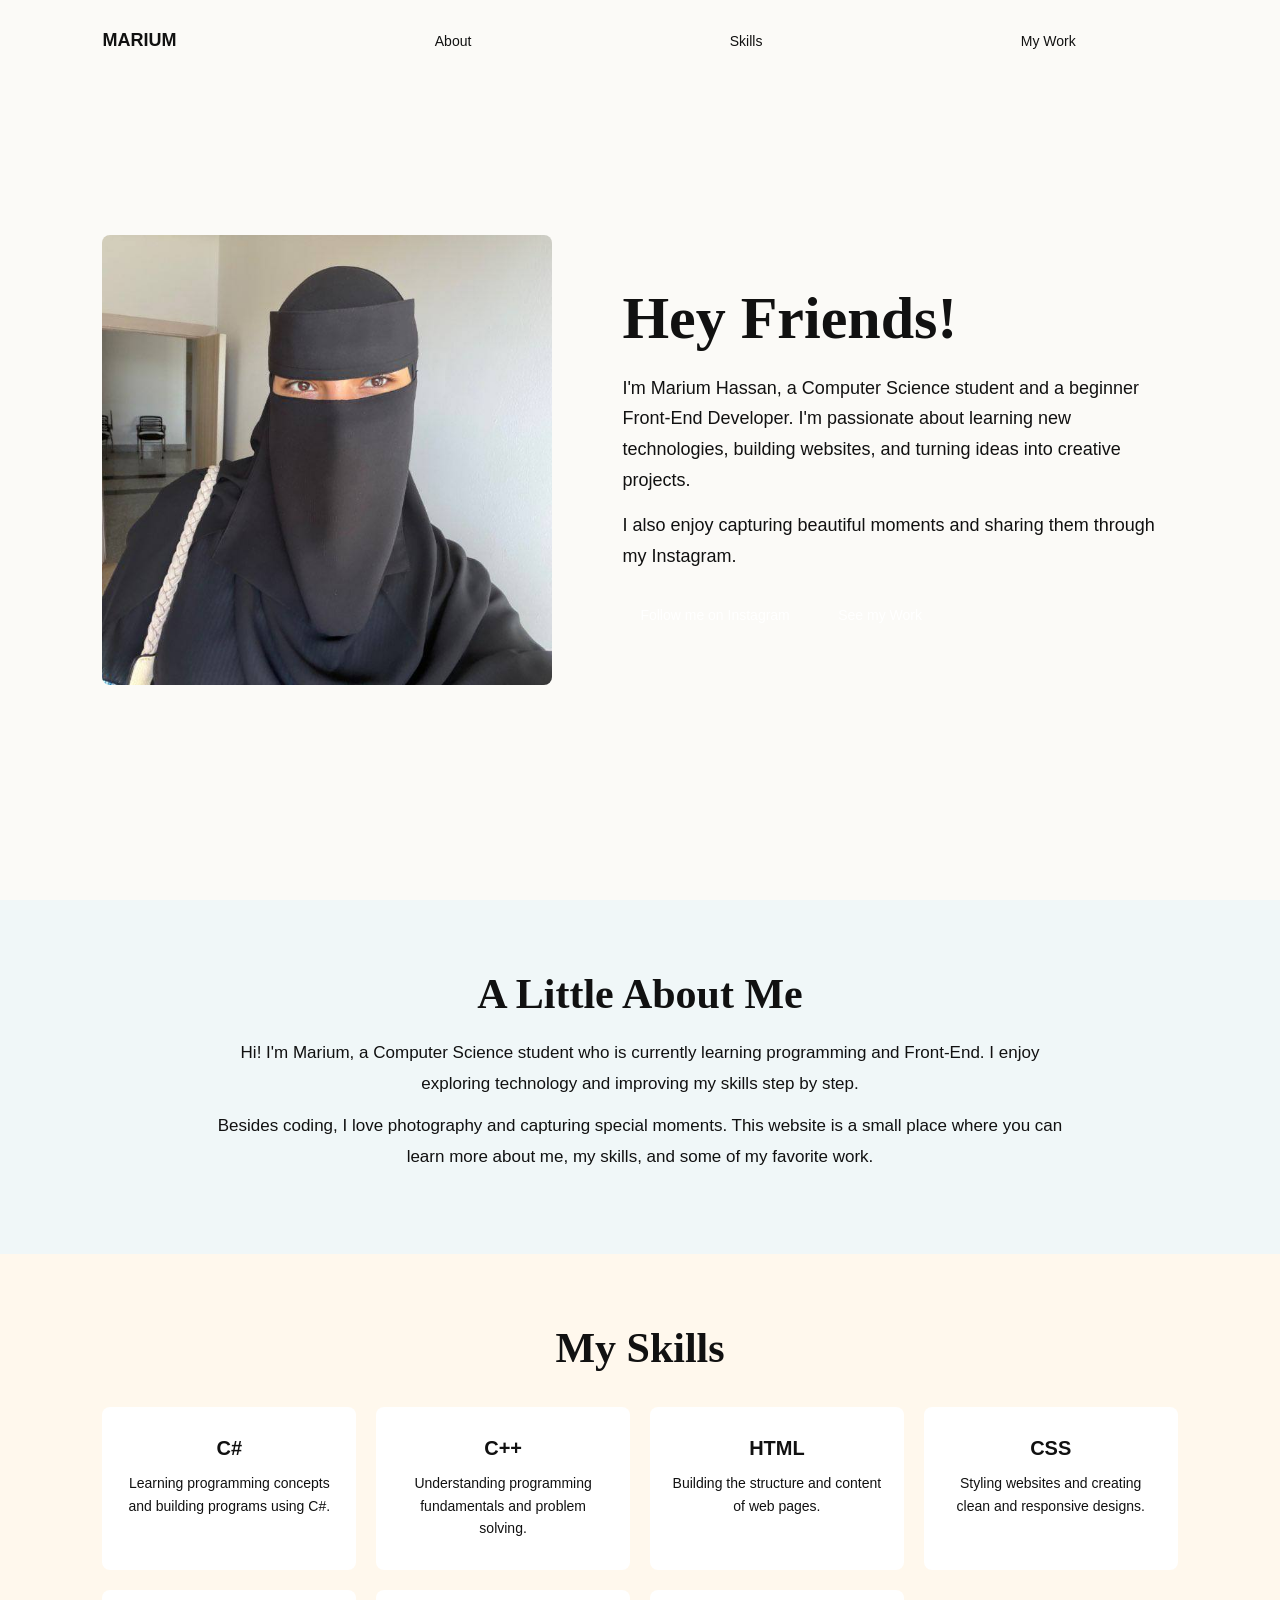
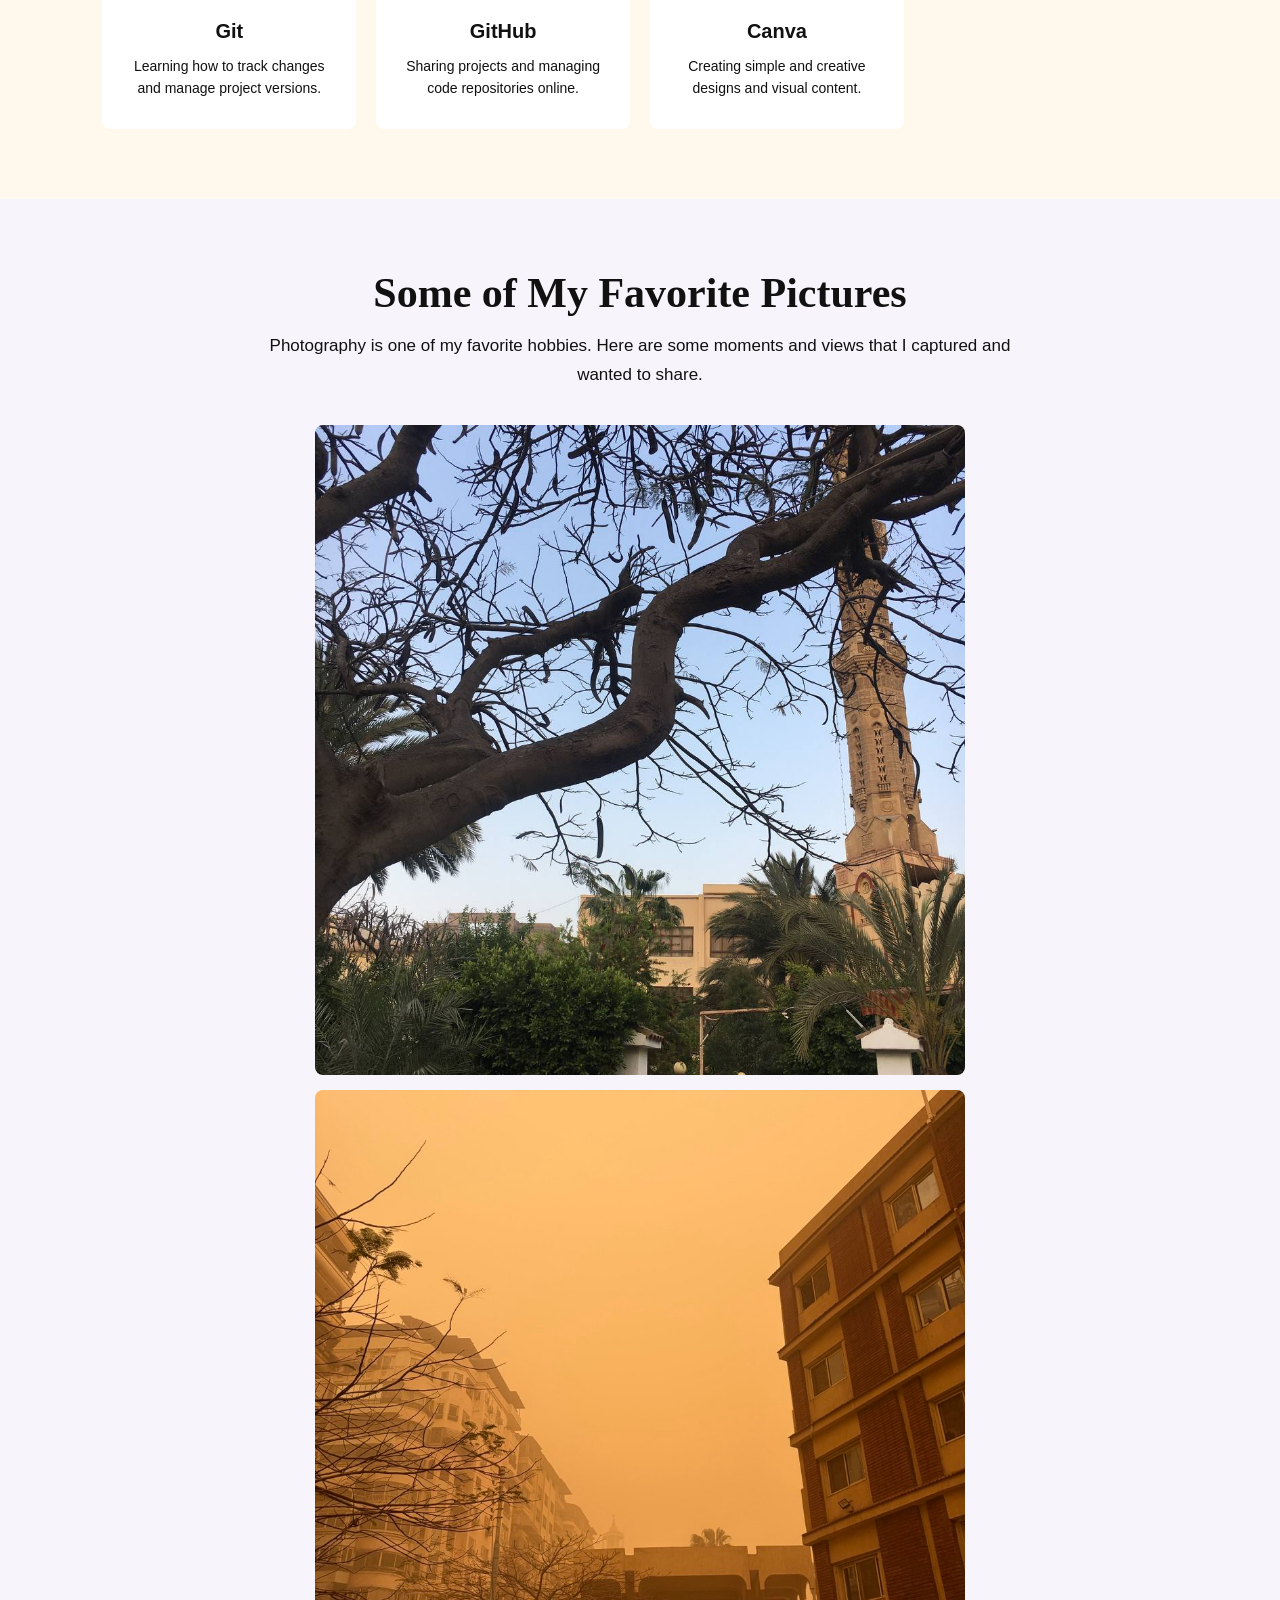
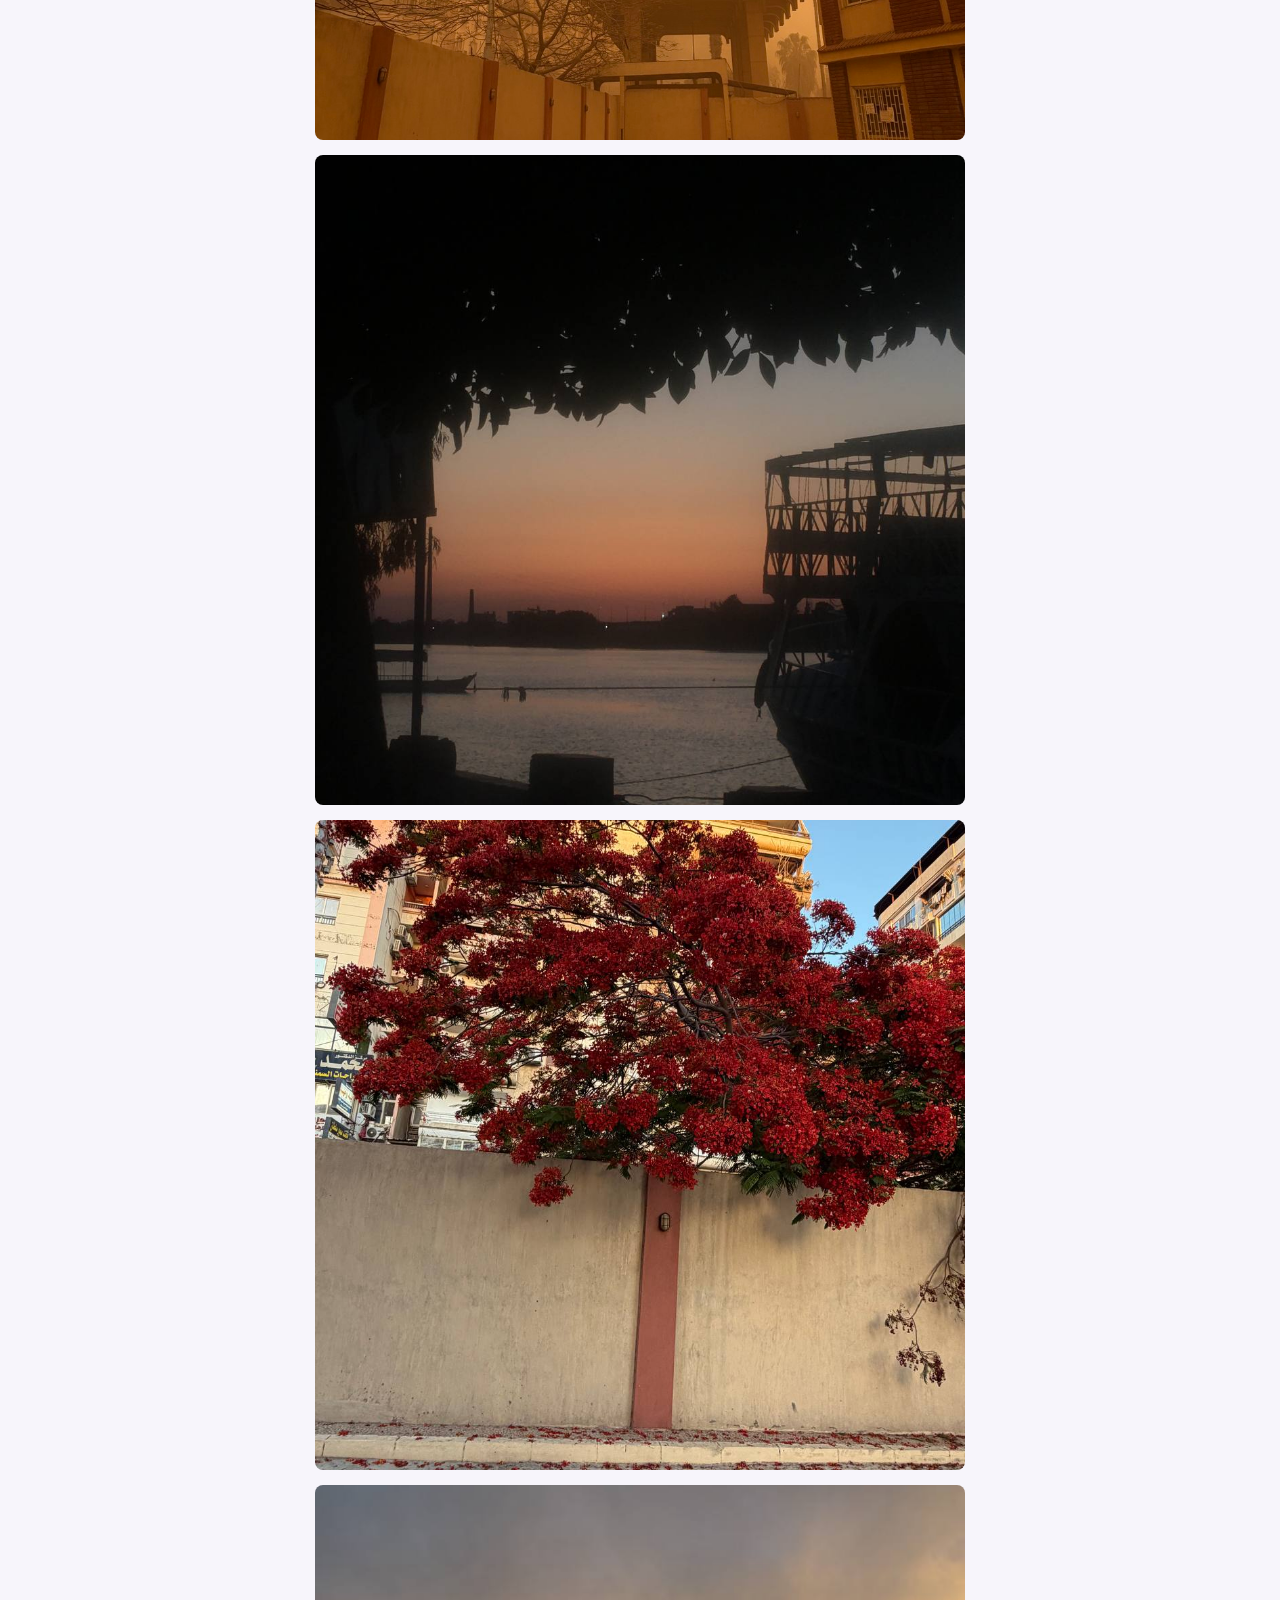
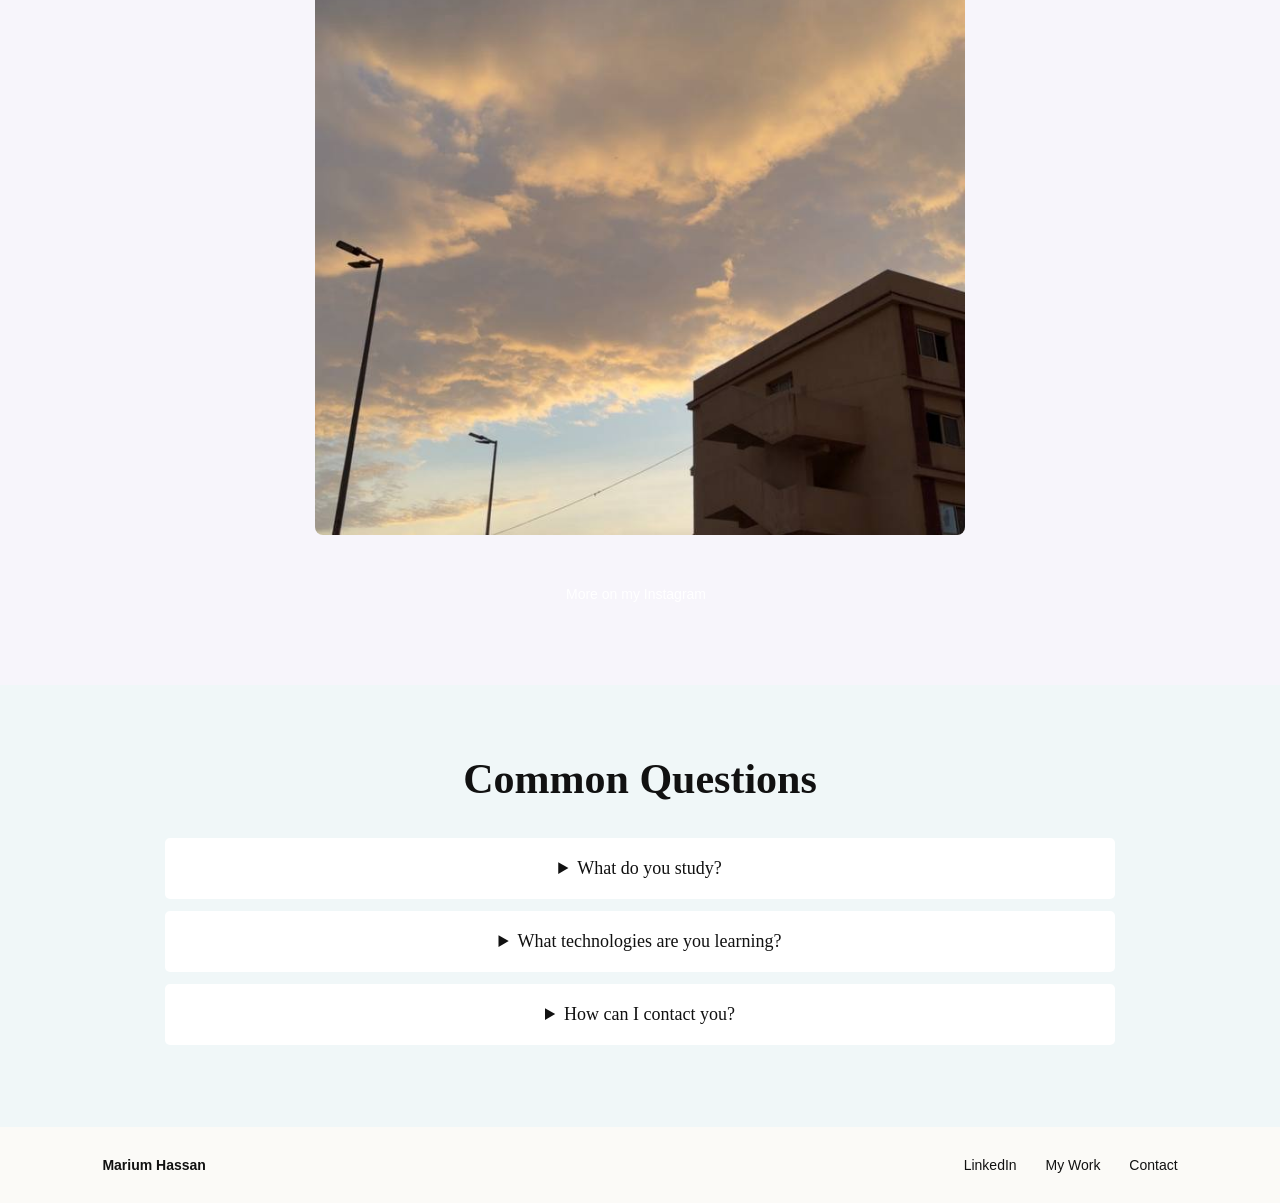
<file: index.html>
<!DOCTYPE html>

<html lang="en">
<head>
<meta charset="UTF-8">
<meta name="viewport" content="width=device-width, initial-scale=1.0">
<title>Marium Hassan | Personal Website</title>
<link rel="stylesheet" href="test.css">
</head>
<body>
<header id="home">
<nav>
<ul>
<li><a href="#home">MARIUM</a></li>
<li><a href="#about">About</a></li>
<li><a href="#skills">Skills</a></li>
<li><a href="#my-work">My Work</a></li>
<li><a href="#contact">Contact</a></li>
</ul>
</nav>
<section class="hero">
<div class="my-img">
<img src="img/mypic.jpg" alt="Marium Hassan">
</div>
<div class="content">
<h1>Hey Friends!</h1>
<p>
I'm Marium Hassan, a Computer Science student and a beginner
Front-End Developer. I'm passionate about learning new technologies,
building websites, and turning ideas into creative projects.
</p>
<p>
I also enjoy capturing beautiful moments and sharing them through
my Instagram.
</p>
<a href="#">Follow me on Instagram</a>
<a href="#my-work">See my Work</a>
</div>
</section>
</header>
<main>
<section class="help-section" id="instagram">
<div class="content" id="about">
<h2>A Little About Me </h2>
<p>
Hi! I'm Marium, a Computer Science student who is currently
learning programming and Front-End. I enjoy exploring
technology and improving my skills step by step.
</p>
<p>
Besides coding, I love photography and capturing special moments.
This website is a small place where you can learn more about me,
my skills, and some of my favorite work.
</p>
</div>
</section>
<section class="skills-section" id="skills">
<h2>My Skills</h2>
<div class="skills">
<div class="skill">
<h3>C#</h3>
<p>Learning programming concepts and building programs using C#.</p>
</div>
<div class="skill">
<h3>C++</h3>
<p>Understanding programming fundamentals and problem solving.</p>
</div>
<div class="skill">
<h3>HTML</h3>
<p>Building the structure and content of web pages.</p>
</div>
<div class="skill">
<h3>CSS</h3>
<p>Styling websites and creating clean and responsive designs.</p>
</div>
<div class="skill">
<h3>Git</h3>
<p>Learning how to track changes and manage project versions.</p>
</div>
<div class="skill">
<h3>GitHub</h3>
<p>Sharing projects and managing code repositories online.</p>
</div>
<div class="skill">
<h3>Canva</h3>
<p>Creating simple and creative designs and visual content.</p>
</div>
</div>
</section>
<section class="work-section" id="my-work">
<h2>Some of My Favorite Pictures</h2>
<p>
Photography is one of my favorite hobbies. Here are some moments
and views that I captured and wanted to share.
</p>
<div class="photos">
<img src="img/mosque.jpg" alt="Mosque">
<img src="img/storm.jpg" alt="Storm">
<img src="img/nile.jpg" alt="The Nile">
<img src="img/red flours.jpg" alt="Red flowers">
<img src="img/the sky.jpg" alt="The sky">
</div>
<a href="#instagram">More on my Instagram</a>
</section>
<section class="questions" id="contact">
<h2>Common Questions</h2>
<details>
<summary>What do you study?</summary>
<p>
I'm a Computer Science student, and I'm interested in programming
and web development.
</p>
</details>
<details>
<summary>What technologies are you learning?</summary>
<p>
I'm currently learning C#, C++, HTML, CSS, Git, and GitHub.
I'm also familiar with Canva for creating designs and visual content.
</p>
</details>
<details>
<summary>How can I contact you?</summary>
<p>
You can connect with me through my LinkedIn or Instagram.
I'd be happy to connect and share ideas!
</p>
</details>
</section>
</main>
<footer id="linkedin">
<p>Marium Hassan</p>
<div>
<a href="#linkedin">LinkedIn</a>
<a href="#my-work">My Work</a>
<a href="#contact">Contact</a>
</div>
</footer>
</body>
</html>
</file>
<file: test.css>
*{
margin:0;
padding:0;
box-sizing:border-box;
}
html{
scroll-behavior:smooth;
}
body{
background-color:white;
color:#111;
font-family:Arial,sans-serif;
}
header{
width:100%;
min-height:100vh;
padding:30px 8%;
background-color:#fbfaf7;
}
nav{
margin-bottom:40px;
}
nav ul{
display:flex;
position: fixed; 
flex-direction:row;
justify-content:space-between;
align-items:center;
list-style:none;
width:100%;
gap:15px;
}
nav a{
color:#111;
text-decoration:none;
font-size:14px;
white-space:nowrap;
}
nav li:first-child a{
font-size:18px;
font-weight:bold;
}
nav a:hover{
text-decoration:underline;
}
.hero{
min-height:calc(100vh - 120px);
display:flex;
justify-content:center;
align-items:center;
gap:70px;
}
.my-img{
width:450px;
height:450px;
flex-shrink:0;
}
.my-img img{
width:100%;
height:100%;
object-fit:cover;
border-radius:8px;
}
.hero .content{
flex:1;
max-width:600px;
}
.hero h1{
font-family:Georgia,serif;
font-size:clamp(35px,5vw,60px);
margin-bottom:20px;
}
.hero p{
font-size:clamp(14px,1.5vw,18px);
line-height:1.7;
margin-bottom:15px;
}
.hero a,.work-section>a{
display:inline-block;
padding:13px 18px;
margin-right:8px;
margin-top:8px;
border-radius:5px;
text-decoration:none;
color:white;
font-size:14px;
}
.hero a:first-of-type
.hero a:last-of-type
.hero a:hover,.work-section>a:hover{
opacity:.85;
}
.help-section{
width:100%;
min-height:350px;
padding:70px 10%;
background-color:#f0f7f8;
display:flex;
align-items:center;
justify-content:center;
}
.help-section .content{
width:100%;
max-width:850px;
text-align:center;
}
.help-section h2{
font-family:Georgia,serif;
font-size:clamp(28px,4vw,42px);
margin-bottom:20px;
}
.help-section p{
font-size:clamp(14px,1.5vw,17px);
line-height:1.8;
margin-bottom:12px;
}
.skills-section{
width:100%;
min-height:400px;
padding:70px 8%;
background-color:#fff8ed;
text-align:center;
}
.skills-section h2{
font-family:Georgia,serif;
font-size:clamp(28px,4vw,42px);
margin-bottom:35px;
}
.skills{
width:100%;
display:grid;
grid-template-columns:repeat(4,1fr);
gap:20px;
}
.skill{
padding:30px 20px;
background-color:white;
border-radius:8px;
}
.skill h3{
font-size:20px;
margin-bottom:12px;
}
.skill p{
font-size:14px;
line-height:1.6;
}
.work-section{
width:100%;
padding:70px 8%;
background-color:#f7f5fb;
text-align:center;
}
.work-section h2{
font-family:Georgia,serif;
font-size:clamp(28px,4vw,42px);
margin-bottom:15px;
}
.work-section>p{
max-width:750px;
margin:0 auto 35px;
font-size:clamp(14px,1.5vw,17px);
line-height:1.7;
}
.photos{
width:100%;
max-width:650px;
margin:0 auto 30px;
display:flex;
flex-direction:column;
gap:15px;
}
.photos img{
width:100%;
aspect-ratio:1/1;
object-fit:cover;
display:block;
border-radius:8px;
}
.questions{
width:100%;
padding:70px 8%;
background-color:#f0f7f8;
}
.questions h2{
font-family:Georgia,serif;
text-align:center;
font-size:clamp(28px,4vw,42px);
margin-bottom:35px;
}
details{
max-width:950px;
margin:0 auto 12px;
padding:20px 25px;
background-color:white;
border-radius:5px;
}
summary{
text-align:center;
font-family:Georgia,serif;
font-size:18px;
cursor:pointer;
}
details p{
margin-top:18px;
text-align:center;
font-size:14px;
line-height:1.7;
}
footer{
width:100%;
padding:30px 8%;
display:flex;
justify-content:space-between;
align-items:center;
font-size:14px;
background-color:#fbfaf7;
}
footer p{
font-weight:bold;
}
footer a{
color:#111;
text-decoration:none;
margin-left:25px;
}
footer a:hover{
text-decoration:underline;
}
@media(max-width:900px){
header{
padding:25px 5%;
}
.hero{
gap:40px;
}
.my-img{
width:350px;
height:350px;
}
.skills{
grid-template-columns:repeat(2,1fr);
}
}
@media(max-width:600px){
header{
min-height:auto;
padding:25px 5%;
}
nav ul{
flex-direction:row;
justify-content:center;
flex-wrap:wrap;
gap:12px;
}
nav a{
font-size:11px;
}
nav li:first-child a{
font-size:14px;
}
.hero{
min-height:auto;
flex-direction:column;
text-align:center;
gap:30px;
padding:50px 0;
}
.my-img{
width:100%;
max-width:400px;
height:350px;
}
.hero .content{
width:100%;
}
.help-section,.skills-section,.work-section,.questions{
padding:60px 5%;
}
.skills{
grid-template-columns:1fr;
}
.photos{
max-width:500px;
}
footer{
padding:25px 5%;
flex-direction:column;
gap:15px;
text-align:center;
}
footer div{
display:flex;
justify-content:center;
flex-wrap:wrap;
gap:15px;
}
footer a{
margin-left:0;
}
}
</file>
